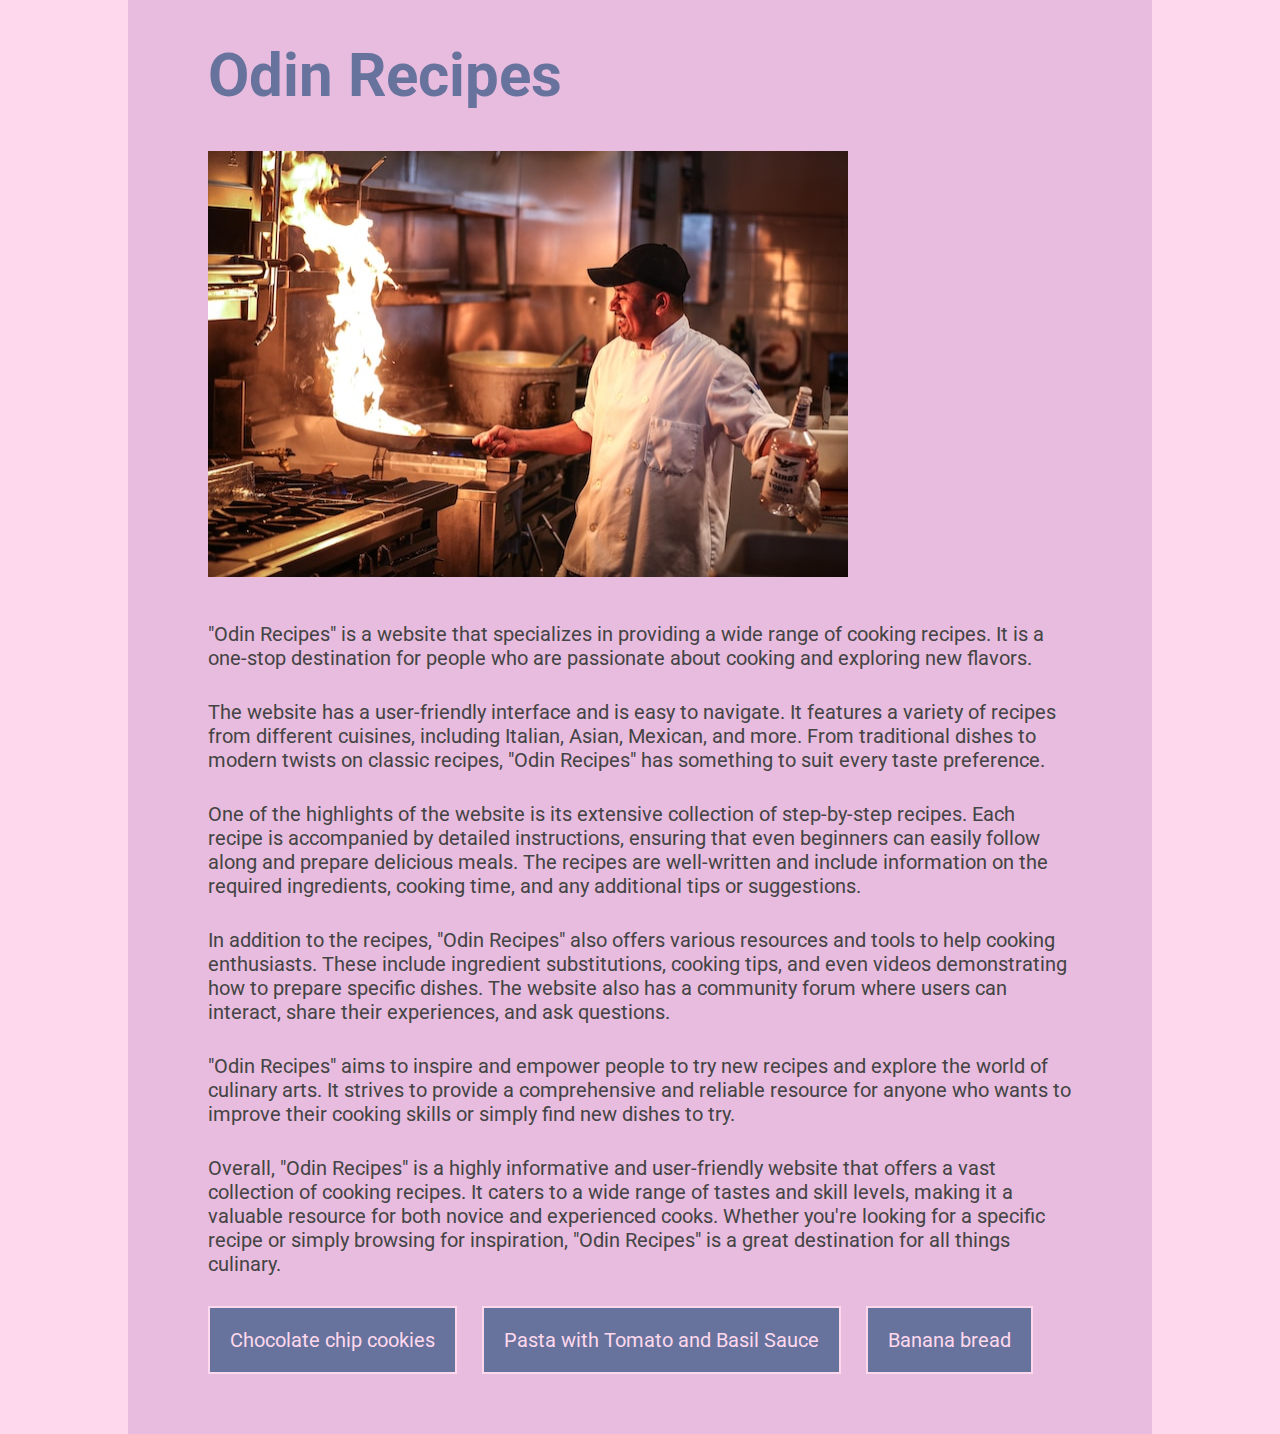
<file: index.html>
<!DOCTYPE html>
<html lang="en">
  <head>
    <meta charset="UTF-8" />
    <meta name="viewport" content="width=device-width, initial-scale=1.0" />
    <link rel="preconnect" href="https://fonts.googleapis.com" />
    <link rel="preconnect" href="https://fonts.gstatic.com" crossorigin />
    <link
      href="https://fonts.googleapis.com/css2?family=Roboto:ital,wght@0,100;0,300;0,400;0,500;0,700;0,900;1,100;1,300;1,400;1,500;1,700;1,900&display=swap"
      rel="stylesheet"
    />
    <title>Odin Recipes</title>
    <meta
      name="description"
      content="Odin Recipes is a website that specializes in providing a wide range of cooking recipes. It is a one-stop destination for people who are passionate about cooking and exploring new flavors."
    />
    <link rel="stylesheet" href="styles.css" />
  </head>
  <body>
    <div class="container">
      <a href="index.html" class="main-heading">
        <h1>Odin Recipes</h1>
      </a>
      <img
        src="img/chef.jpg"
        alt="Foto of a chef cooking on the kitchen"
        width="640"
        height="426"
        class="main-image"
      />
      <p>
        "Odin Recipes" is a website that specializes in providing a wide range
        of cooking recipes. It is a one-stop destination for people who are
        passionate about cooking and exploring new flavors.
      </p>
      <p>
        The website has a user-friendly interface and is easy to navigate. It
        features a variety of recipes from different cuisines, including
        Italian, Asian, Mexican, and more. From traditional dishes to modern
        twists on classic recipes, "Odin Recipes" has something to suit every
        taste preference.
      </p>
      <p>
        One of the highlights of the website is its extensive collection of
        step-by-step recipes. Each recipe is accompanied by detailed
        instructions, ensuring that even beginners can easily follow along and
        prepare delicious meals. The recipes are well-written and include
        information on the required ingredients, cooking time, and any
        additional tips or suggestions.
      </p>
      <p>
        In addition to the recipes, "Odin Recipes" also offers various resources
        and tools to help cooking enthusiasts. These include ingredient
        substitutions, cooking tips, and even videos demonstrating how to
        prepare specific dishes. The website also has a community forum where
        users can interact, share their experiences, and ask questions.
      </p>
      <p>
        "Odin Recipes" aims to inspire and empower people to try new recipes and
        explore the world of culinary arts. It strives to provide a
        comprehensive and reliable resource for anyone who wants to improve
        their cooking skills or simply find new dishes to try.
      </p>
      <p>
        Overall, "Odin Recipes" is a highly informative and user-friendly
        website that offers a vast collection of cooking recipes. It caters to a
        wide range of tastes and skill levels, making it a valuable resource for
        both novice and experienced cooks. Whether you're looking for a specific
        recipe or simply browsing for inspiration, "Odin Recipes" is a great
        destination for all things culinary.
      </p>
      <nav>
        <ul>
          <li>
            <a href="recipes/chocolate-chip-cookies.html"
              >Chocolate chip cookies</a
            >
          </li>
          <li>
            <a href="recipes/pasta-with-tomato-and-basil-sauce.html"
              >Pasta with Tomato and Basil Sauce</a
            >
          </li>
          <li>
            <a href="recipes/banana-bread.html">Banana bread</a>
          </li>
        </ul>
      </nav>
    </div>
  </body>
</html>
</file>
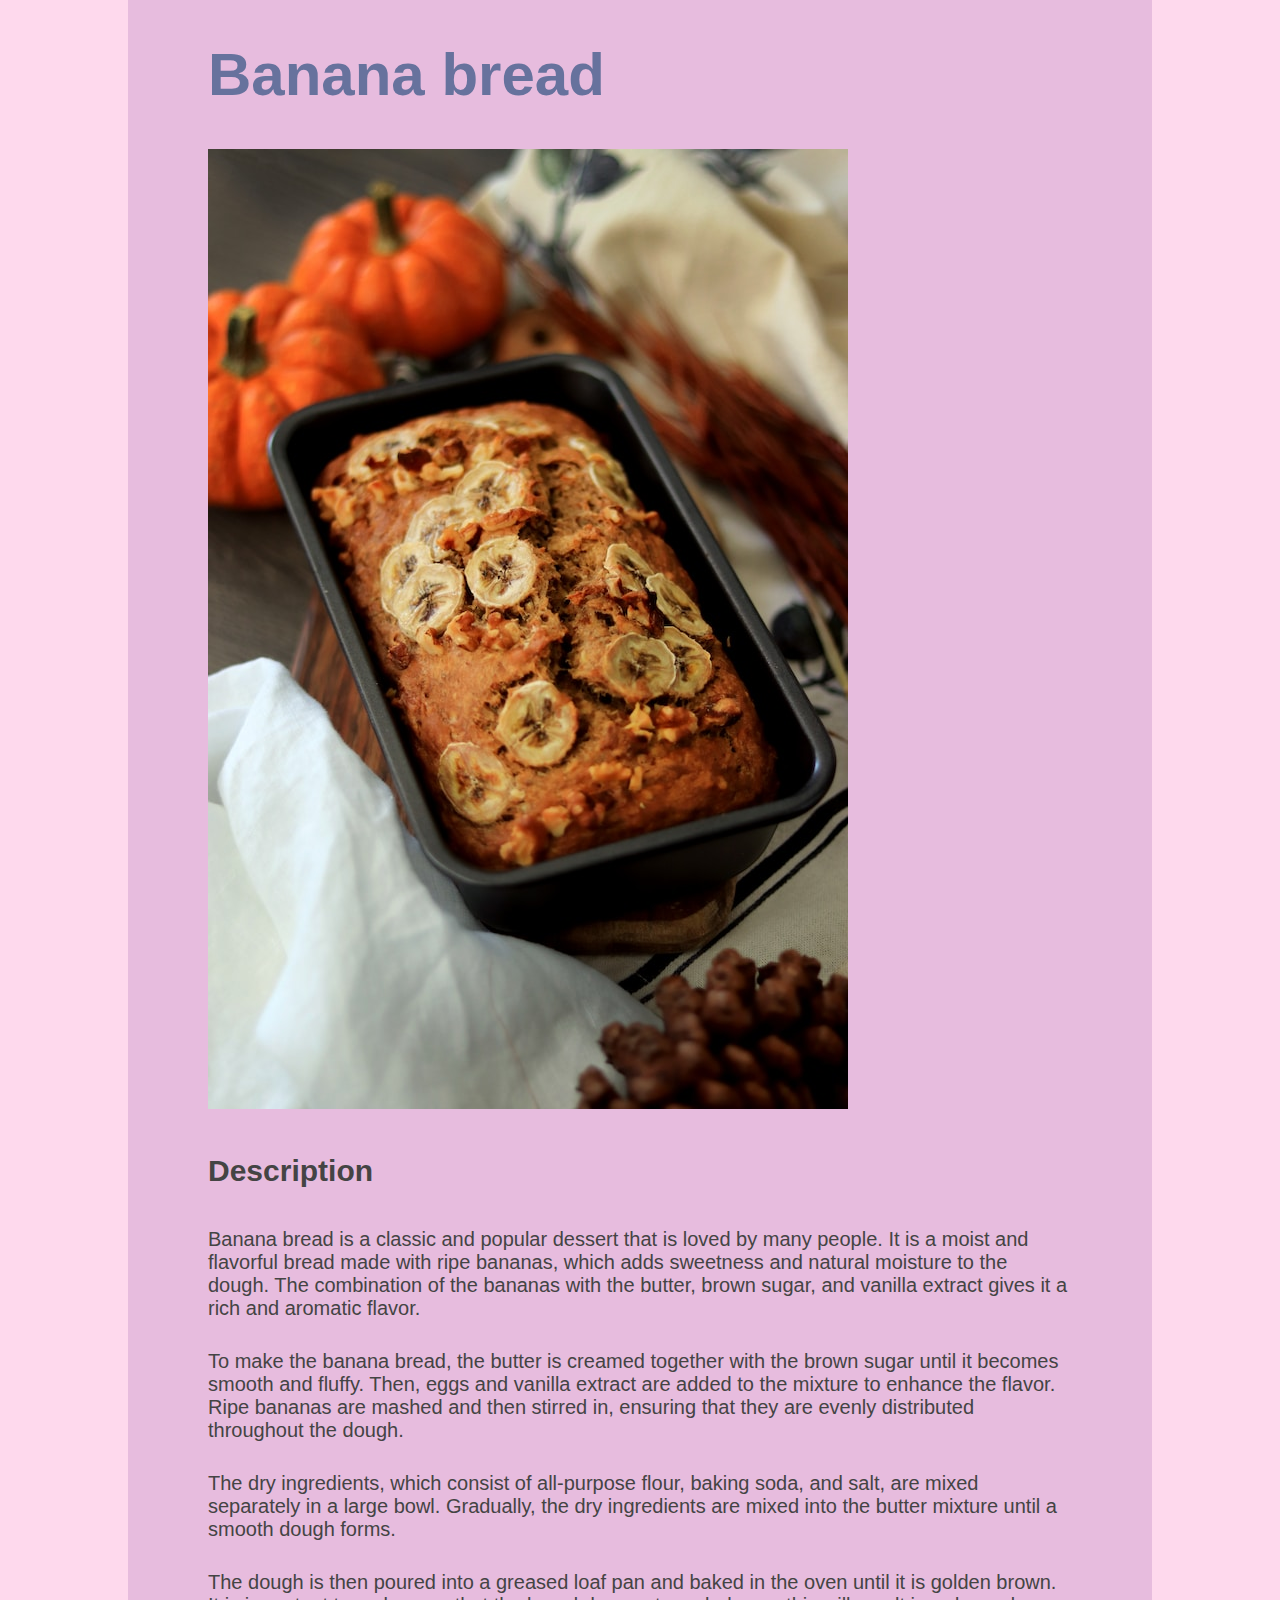
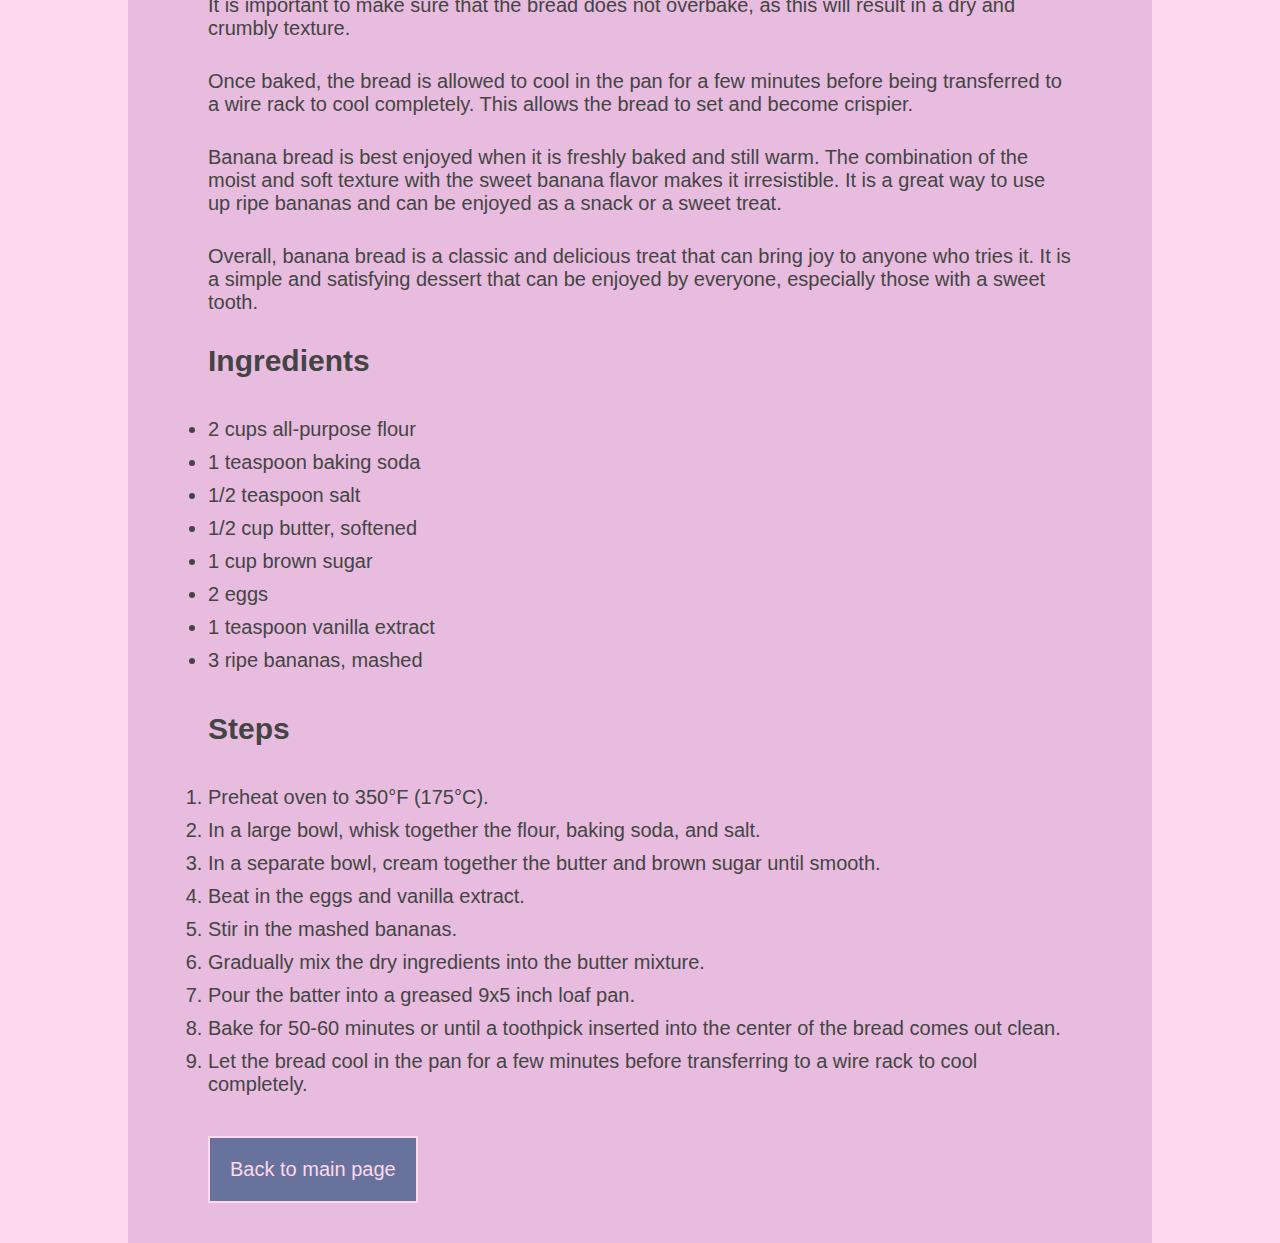
<file: recipes/banana-bread.html>
<!DOCTYPE html>
<html lang="en">
  <head>
    <meta charset="UTF-8" />
    <meta name="viewport" content="width=device-width, initial-scale=1.0" />
    <title>Banana bread</title>
    <meta
      name="description"
      content="Odin Recipes is a website that specializes in providing a wide range of cooking recipes. It is a one-stop destination for people who are passionate about cooking and exploring new flavors."
    />
    <link rel="stylesheet" href="../styles.css" />
  </head>
  <body>
    <div class="container">
      <a href="#" class="main-heading">
        <h1>Banana bread</h1>
      </a>
      <img
        src="../img/banana-bread.jpg"
        alt="Banana bread"
        width="640"
        height="960"
        class="main-image"
      />
      <h2 class="subheading">Description</h2>
      <p>
        Banana bread is a classic and popular dessert that is loved by many
        people. It is a moist and flavorful bread made with ripe bananas, which
        adds sweetness and natural moisture to the dough. The combination of the
        bananas with the butter, brown sugar, and vanilla extract gives it a
        rich and aromatic flavor.
      </p>
      <p>
        To make the banana bread, the butter is creamed together with the brown
        sugar until it becomes smooth and fluffy. Then, eggs and vanilla extract
        are added to the mixture to enhance the flavor. Ripe bananas are mashed
        and then stirred in, ensuring that they are evenly distributed
        throughout the dough.
      </p>
      <p>
        The dry ingredients, which consist of all-purpose flour, baking soda,
        and salt, are mixed separately in a large bowl. Gradually, the dry
        ingredients are mixed into the butter mixture until a smooth dough
        forms.
      </p>
      <p>
        The dough is then poured into a greased loaf pan and baked in the oven
        until it is golden brown. It is important to make sure that the bread
        does not overbake, as this will result in a dry and crumbly texture.
      </p>
      <p>
        Once baked, the bread is allowed to cool in the pan for a few minutes
        before being transferred to a wire rack to cool completely. This allows
        the bread to set and become crispier.
      </p>
      <p>
        Banana bread is best enjoyed when it is freshly baked and still warm.
        The combination of the moist and soft texture with the sweet banana
        flavor makes it irresistible. It is a great way to use up ripe bananas
        and can be enjoyed as a snack or a sweet treat.
      </p>
      <p>
        Overall, banana bread is a classic and delicious treat that can bring
        joy to anyone who tries it. It is a simple and satisfying dessert that
        can be enjoyed by everyone, especially those with a sweet tooth.
      </p>
      <h2 class="subheading">Ingredients</h2>
      <ul class="ingredients-list">
        <li>2 cups all-purpose flour</li>
        <li>1 teaspoon baking soda</li>
        <li>1/2 teaspoon salt</li>
        <li>1/2 cup butter, softened</li>
        <li>1 cup brown sugar</li>
        <li>2 eggs</li>
        <li>1 teaspoon vanilla extract</li>
        <li>3 ripe bananas, mashed</li>
      </ul>
      <h2 class="subheading">Steps</h2>
      <ol class="steps-list">
        <li>Preheat oven to 350°F (175°C).</li>
        <li>
          In a large bowl, whisk together the flour, baking soda, and salt.
        </li>
        <li>
          In a separate bowl, cream together the butter and brown sugar until
          smooth.
        </li>
        <li>Beat in the eggs and vanilla extract.</li>
        <li>Stir in the mashed bananas.</li>
        <li>Gradually mix the dry ingredients into the butter mixture.</li>
        <li>Pour the batter into a greased 9x5 inch loaf pan.</li>
        <li>
          Bake for 50-60 minutes or until a toothpick inserted into the center
          of the bread comes out clean.
        </li>
        <li>
          Let the bread cool in the pan for a few minutes before transferring to
          a wire rack to cool completely.
        </li>
      </ol>
      <a href="../index.html" class="button-home">Back to main page</a>
    </div>
  </body>
</html>
</file>
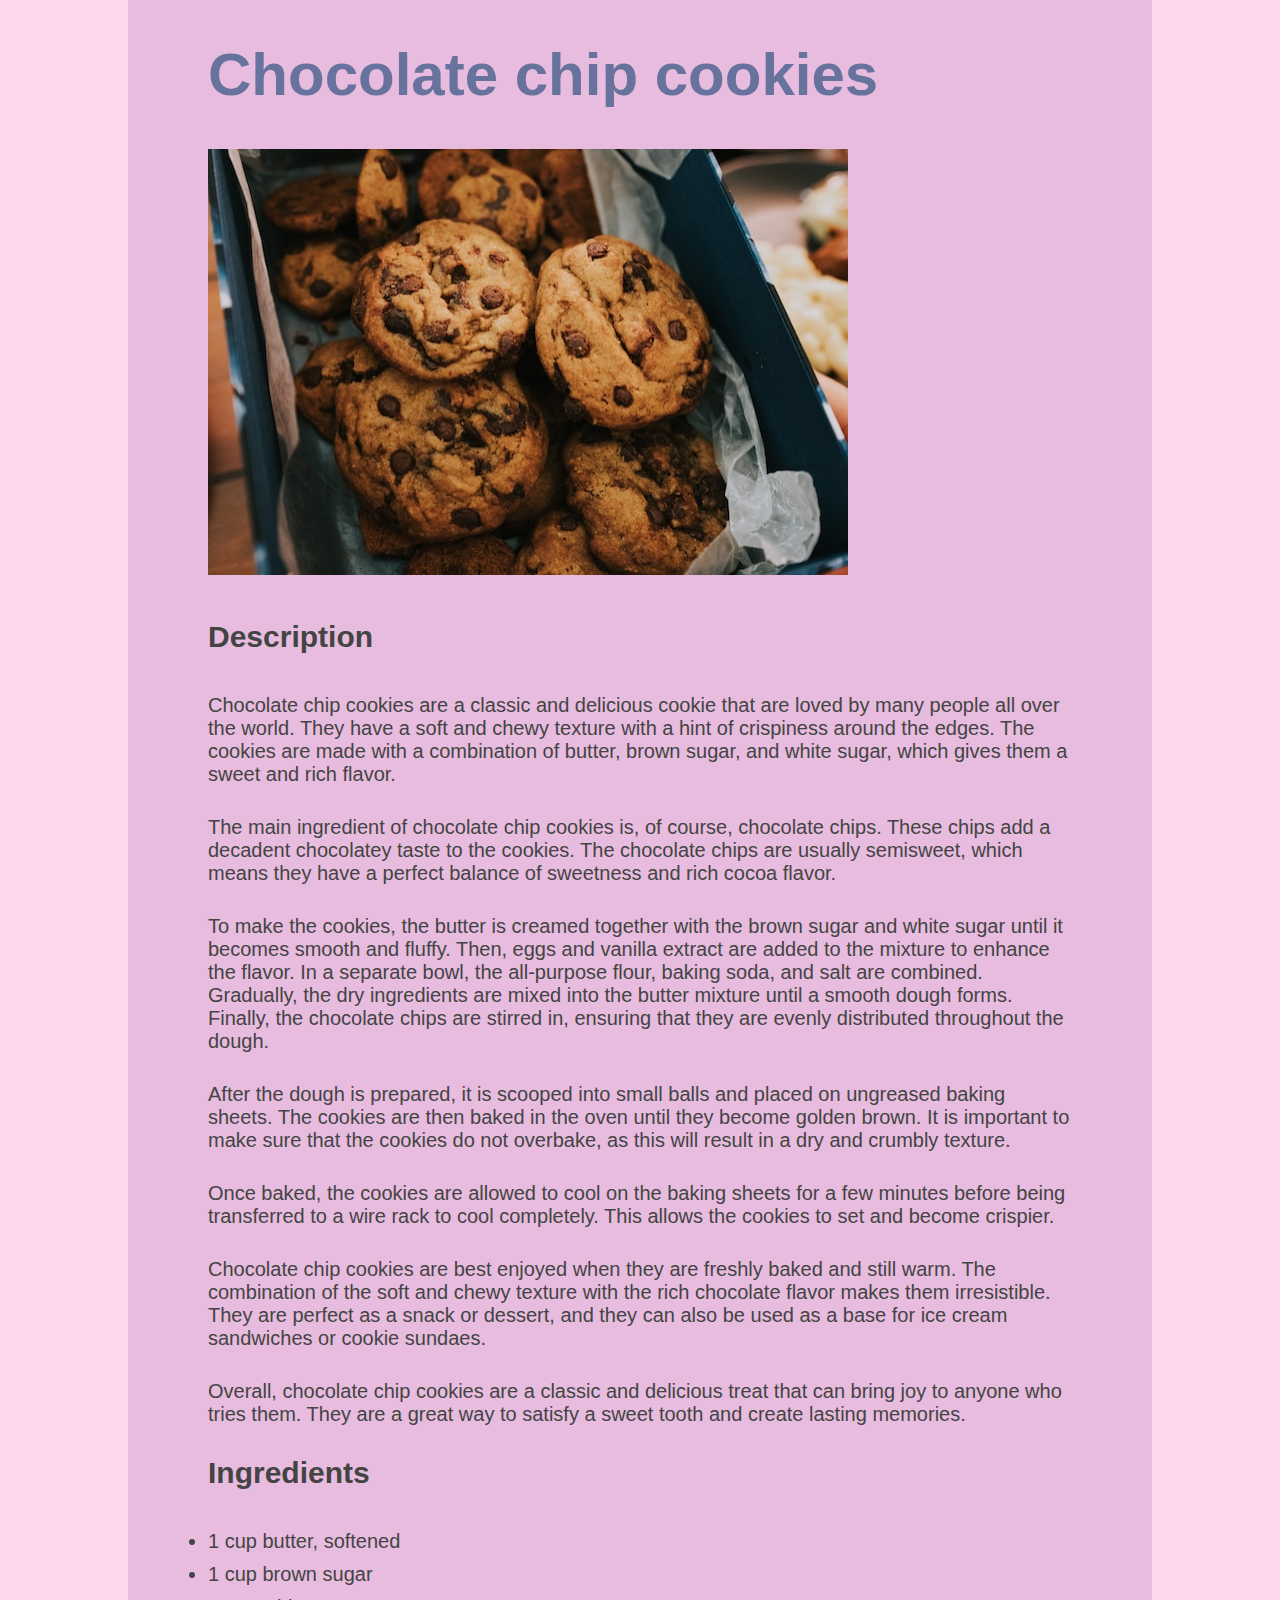
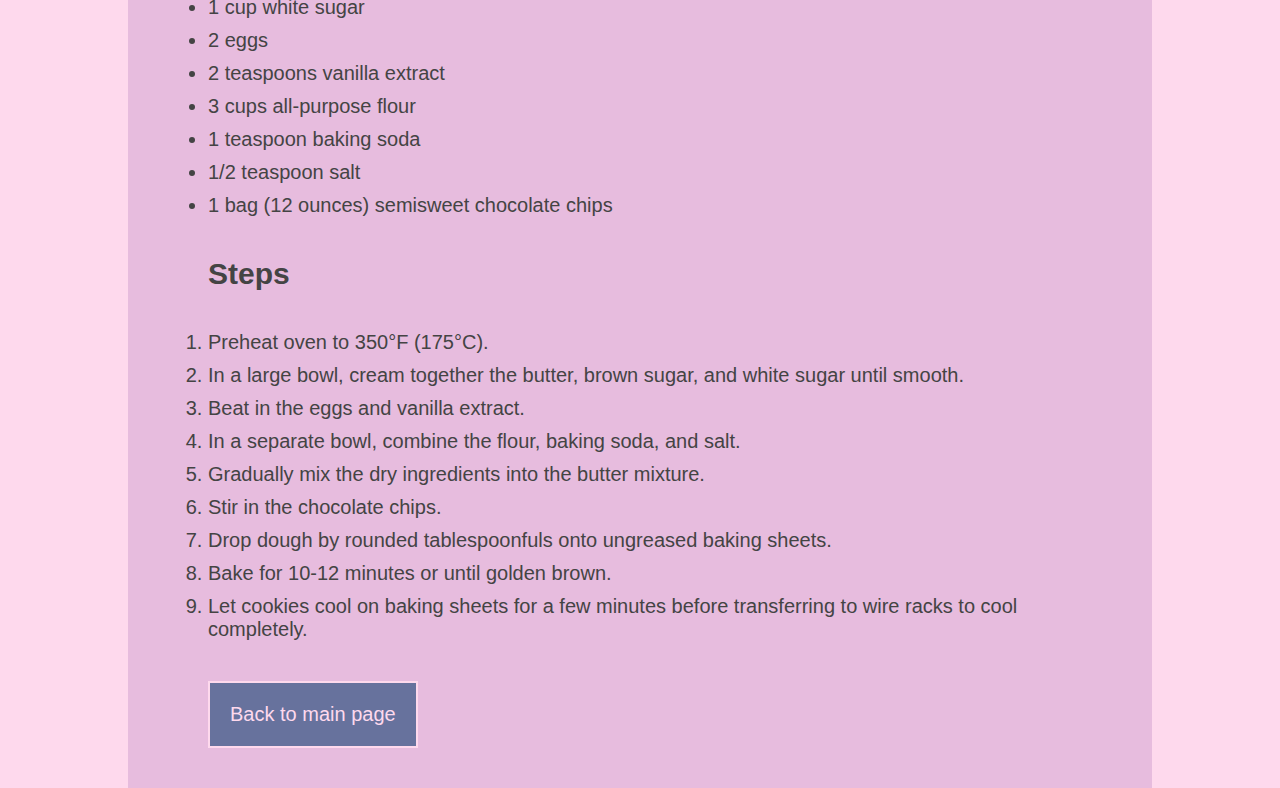
<file: recipes/chocolate-chip-cookies.html>
<!DOCTYPE html>
<html lang="en">
  <head>
    <meta charset="UTF-8" />
    <meta name="viewport" content="width=device-width, initial-scale=1.0" />
    <title>Chocolate Chip Cookies</title>
    <meta
      name="description"
      content="Odin Recipes is a website that specializes in providing a wide range of cooking recipes. It is a one-stop destination for people who are passionate about cooking and exploring new flavors."
    />
    <link rel="stylesheet" href="../styles.css" />
  </head>
  <body>
    <div class="container">
      <a href="#" class="main-heading">
        <h1>Chocolate chip cookies</h1>
      </a>
      <img
        src="../img/chocolate-chip-cookies.jpg"
        alt="Chocolate chip cookies picture"
        width="640"
        height="426"
        class="main-image"
      />
      <h2 class="subheading">Description</h2>
      <p>
        Chocolate chip cookies are a classic and delicious cookie that are loved
        by many people all over the world. They have a soft and chewy texture
        with a hint of crispiness around the edges. The cookies are made with a
        combination of butter, brown sugar, and white sugar, which gives them a
        sweet and rich flavor.
      </p>
      <p>
        The main ingredient of chocolate chip cookies is, of course, chocolate
        chips. These chips add a decadent chocolatey taste to the cookies. The
        chocolate chips are usually semisweet, which means they have a perfect
        balance of sweetness and rich cocoa flavor.
      </p>
      <p>
        To make the cookies, the butter is creamed together with the brown sugar
        and white sugar until it becomes smooth and fluffy. Then, eggs and
        vanilla extract are added to the mixture to enhance the flavor. In a
        separate bowl, the all-purpose flour, baking soda, and salt are
        combined. Gradually, the dry ingredients are mixed into the butter
        mixture until a smooth dough forms. Finally, the chocolate chips are
        stirred in, ensuring that they are evenly distributed throughout the
        dough.
      </p>
      <p>
        After the dough is prepared, it is scooped into small balls and placed
        on ungreased baking sheets. The cookies are then baked in the oven until
        they become golden brown. It is important to make sure that the cookies
        do not overbake, as this will result in a dry and crumbly texture.
      </p>
      <p>
        Once baked, the cookies are allowed to cool on the baking sheets for a
        few minutes before being transferred to a wire rack to cool completely.
        This allows the cookies to set and become crispier.
      </p>
      <p>
        Chocolate chip cookies are best enjoyed when they are freshly baked and
        still warm. The combination of the soft and chewy texture with the rich
        chocolate flavor makes them irresistible. They are perfect as a snack or
        dessert, and they can also be used as a base for ice cream sandwiches or
        cookie sundaes.
      </p>
      <p>
        Overall, chocolate chip cookies are a classic and delicious treat that
        can bring joy to anyone who tries them. They are a great way to satisfy
        a sweet tooth and create lasting memories.
      </p>
      <h2 class="subheading">Ingredients</h2>
      <ul class="ingredients-list">
        <li>1 cup butter, softened</li>
        <li>1 cup brown sugar</li>
        <li>1 cup white sugar</li>
        <li>2 eggs</li>
        <li>2 teaspoons vanilla extract</li>
        <li>3 cups all-purpose flour</li>
        <li>1 teaspoon baking soda</li>
        <li>1/2 teaspoon salt</li>
        <li>1 bag (12 ounces) semisweet chocolate chips</li>
      </ul>
      <h2 class="subheading">Steps</h2>
      <ol class="steps-list">
        <li>Preheat oven to 350°F (175°C).</li>
        <li>
          In a large bowl, cream together the butter, brown sugar, and white
          sugar until smooth.
        </li>
        <li>Beat in the eggs and vanilla extract.</li>
        <li>In a separate bowl, combine the flour, baking soda, and salt.</li>
        <li>Gradually mix the dry ingredients into the butter mixture.</li>
        <li>Stir in the chocolate chips.</li>
        <li>
          Drop dough by rounded tablespoonfuls onto ungreased baking sheets.
        </li>
        <li>Bake for 10-12 minutes or until golden brown.</li>
        <li>
          Let cookies cool on baking sheets for a few minutes before
          transferring to wire racks to cool completely.
        </li>
      </ol>
      <a href="../index.html" class="button-home">Back to main page</a>
    </div>
  </body>
</html>
</file>
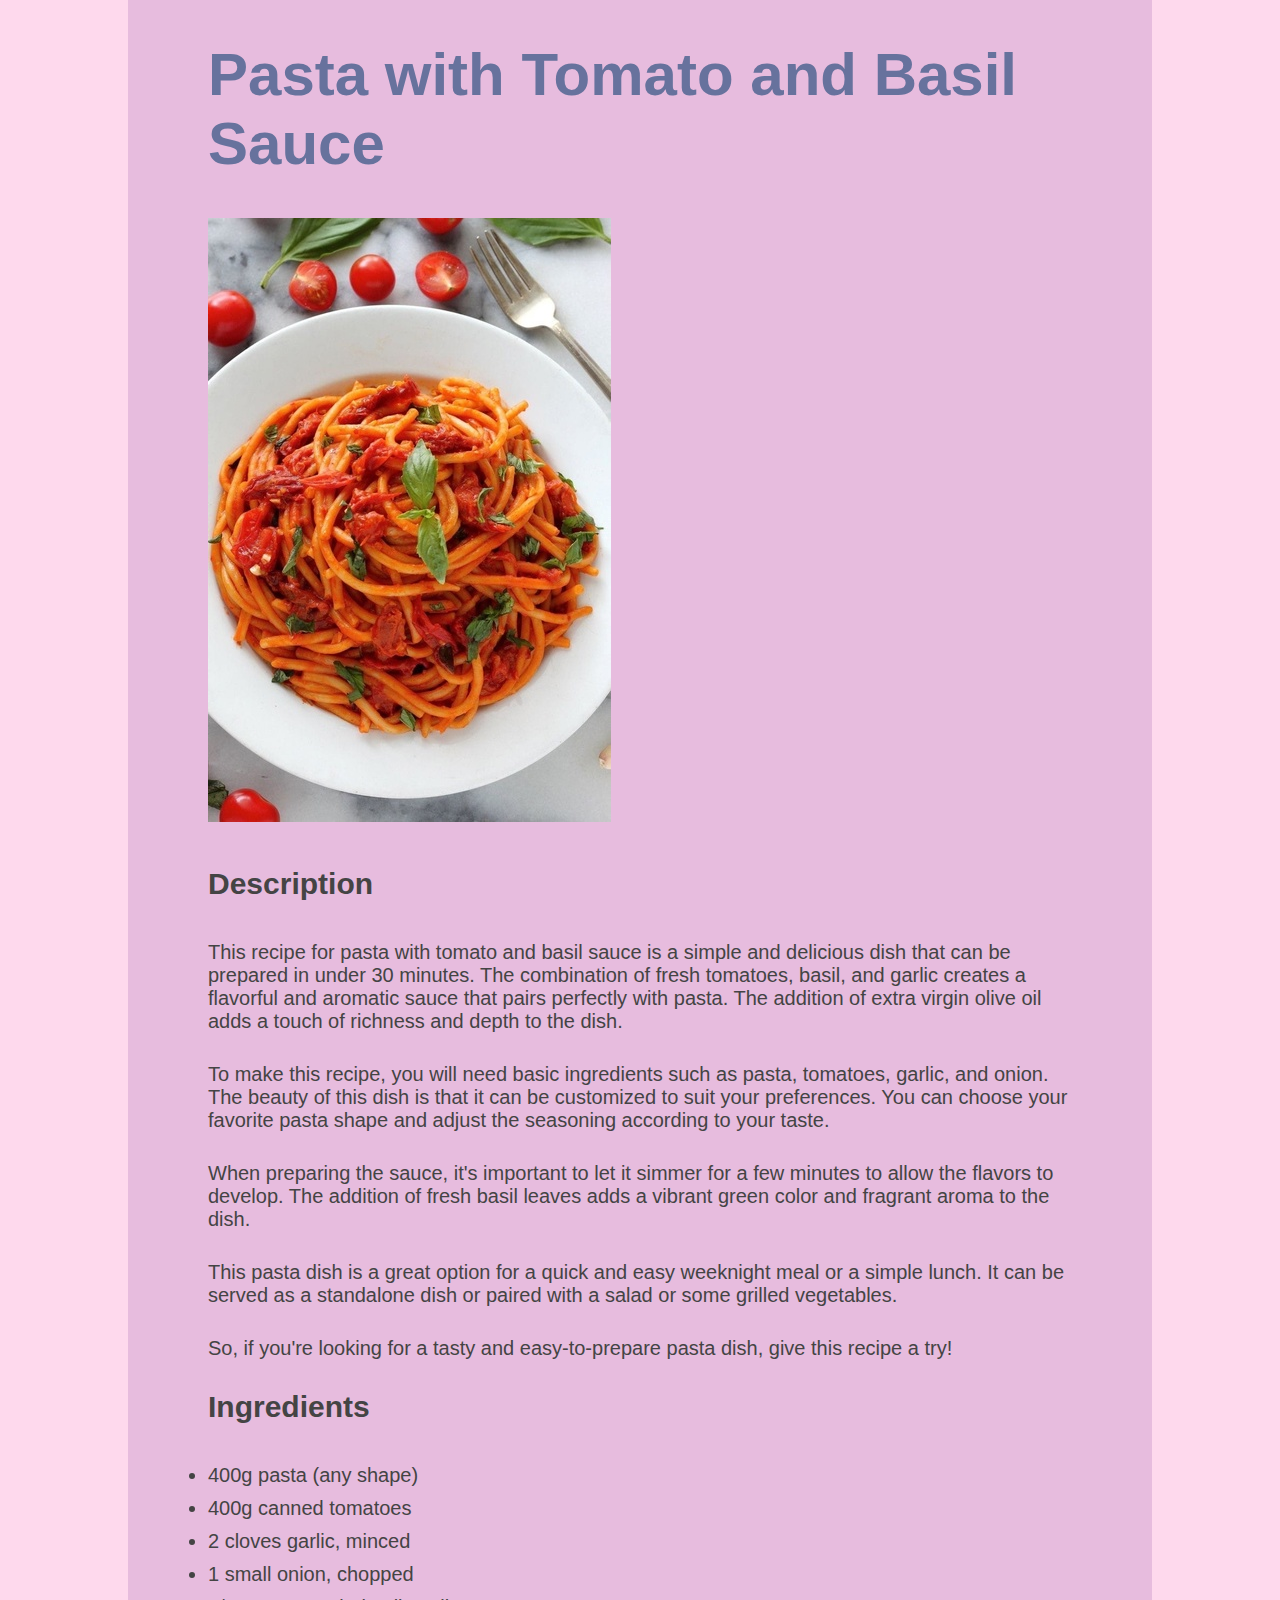
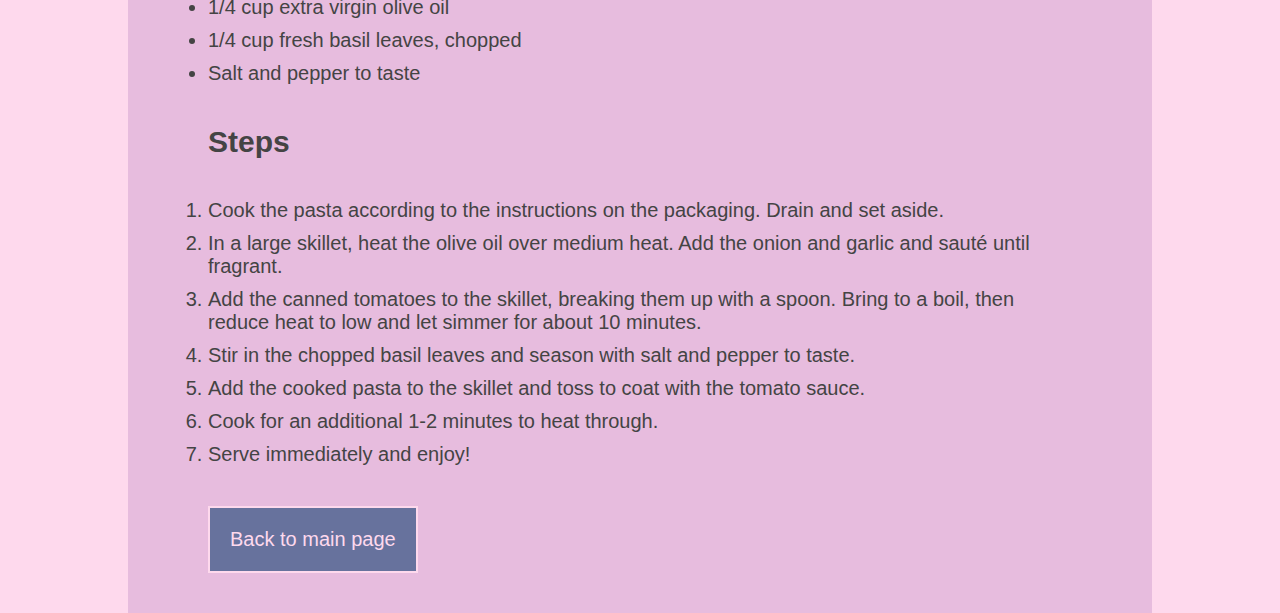
<file: recipes/pasta-with-tomato-and-basil-sauce.html>
<!DOCTYPE html>
<html lang="en">
  <head>
    <meta charset="UTF-8" />
    <meta name="viewport" content="width=device-width, initial-scale=1.0" />
    <title>Pasta with tomato and basil sauce</title>
    <meta
      name="description"
      content="Odin Recipes is a website that specializes in providing a wide range of cooking recipes. It is a one-stop destination for people who are passionate about cooking and exploring new flavors."
    />
    <link rel="stylesheet" href="../styles.css" />
  </head>
  <body>
    <div class="container">
      <a href="#" class="main-heading">
        <h1>Pasta with Tomato and Basil Sauce</h1>
      </a>
      <img
        src="../img/pasta-with-tomato-and-basil-sauce.jpg"
        alt="Pasta with Tomato and Basil Sauce"
        width="403"
        height="604"
        class="main-image"
      />
      <h2 class="subheading">Description</h2>
      <p>
        This recipe for pasta with tomato and basil sauce is a simple and
        delicious dish that can be prepared in under 30 minutes. The combination
        of fresh tomatoes, basil, and garlic creates a flavorful and aromatic
        sauce that pairs perfectly with pasta. The addition of extra virgin
        olive oil adds a touch of richness and depth to the dish.
      </p>
      <p>
        To make this recipe, you will need basic ingredients such as pasta,
        tomatoes, garlic, and onion. The beauty of this dish is that it can be
        customized to suit your preferences. You can choose your favorite pasta
        shape and adjust the seasoning according to your taste.
      </p>
      <p>
        When preparing the sauce, it's important to let it simmer for a few
        minutes to allow the flavors to develop. The addition of fresh basil
        leaves adds a vibrant green color and fragrant aroma to the dish.
      </p>
      <p>
        This pasta dish is a great option for a quick and easy weeknight meal or
        a simple lunch. It can be served as a standalone dish or paired with a
        salad or some grilled vegetables.
      </p>
      <p>
        So, if you're looking for a tasty and easy-to-prepare pasta dish, give
        this recipe a try!
      </p>
      <h2 class="subheading">Ingredients</h2>
      <ul class="ingredients-list">
        <li>400g pasta (any shape)</li>
        <li>400g canned tomatoes</li>
        <li>2 cloves garlic, minced</li>
        <li>1 small onion, chopped</li>
        <li>1/4 cup extra virgin olive oil</li>
        <li>1/4 cup fresh basil leaves, chopped</li>
        <li>Salt and pepper to taste</li>
      </ul>
      <h2 class="subheading">Steps</h2>
      <ol class="steps-list">
        <li>
          Cook the pasta according to the instructions on the packaging. Drain
          and set aside.
        </li>
        <li>
          In a large skillet, heat the olive oil over medium heat. Add the onion
          and garlic and sauté until fragrant.
        </li>
        <li>
          Add the canned tomatoes to the skillet, breaking them up with a spoon.
          Bring to a boil, then reduce heat to low and let simmer for about 10
          minutes.
        </li>
        <li>
          Stir in the chopped basil leaves and season with salt and pepper to
          taste.
        </li>
        <li>
          Add the cooked pasta to the skillet and toss to coat with the tomato
          sauce.
        </li>
        <li>Cook for an additional 1-2 minutes to heat through.</li>
        <li>Serve immediately and enjoy!</li>
      </ol>
      <a href="../index.html" class="button-home">Back to main page</a>
    </div>
  </body>
</html>
</file>
<file: styles.css>
*,
*::before,
*::after {
    box-sizing: border-box;
    font-family: 'Roboto', sans-serif;
    margin: 0;
    padding: 0;
}

body {
    background-color: #FED9ED;
    font-size: 1.25rem;
    color: #444444;
}

.container {
    width: 80%;
    margin: 0 auto;
    background-color: #E7BCDE;
    padding: 2.5rem 5rem;
}

.main-heading {
    display: block;
    text-decoration: none;
    color: #67729D;
    font-size: 1.875rem;
    margin-bottom: 2.5rem;
}

.main-image {
    margin-bottom: 2.5rem;
}

p {
    margin-bottom: 1.875rem;
}

nav ul {
    list-style-type: none;
}

nav ul li {
    margin-bottom: 1.25rem;
    display: inline-block;
    margin-right: 1.25rem;
}

nav ul li a,
.button-home {
    text-decoration: none;
    color: #FED9ED;
    display: inline-block;
    padding: 1.25rem;
    border: 2px solid #FED9ED;
    background-color: #67729D;
}

nav ul li a:hover,
.button-home:hover,
nav ul li a:active,
.button-home:active {
    background-color: #FED9ED;
    border: 2px solid #67729D;
    color: #67729D;
}

.subheading {
    margin-bottom: 2.5rem;
}

.ingredients-list,
.steps-list {
    margin-bottom: 2.5rem;
}

.ingredients-list li,
.steps-list li {
    margin-bottom: .625rem;
}
</file>
